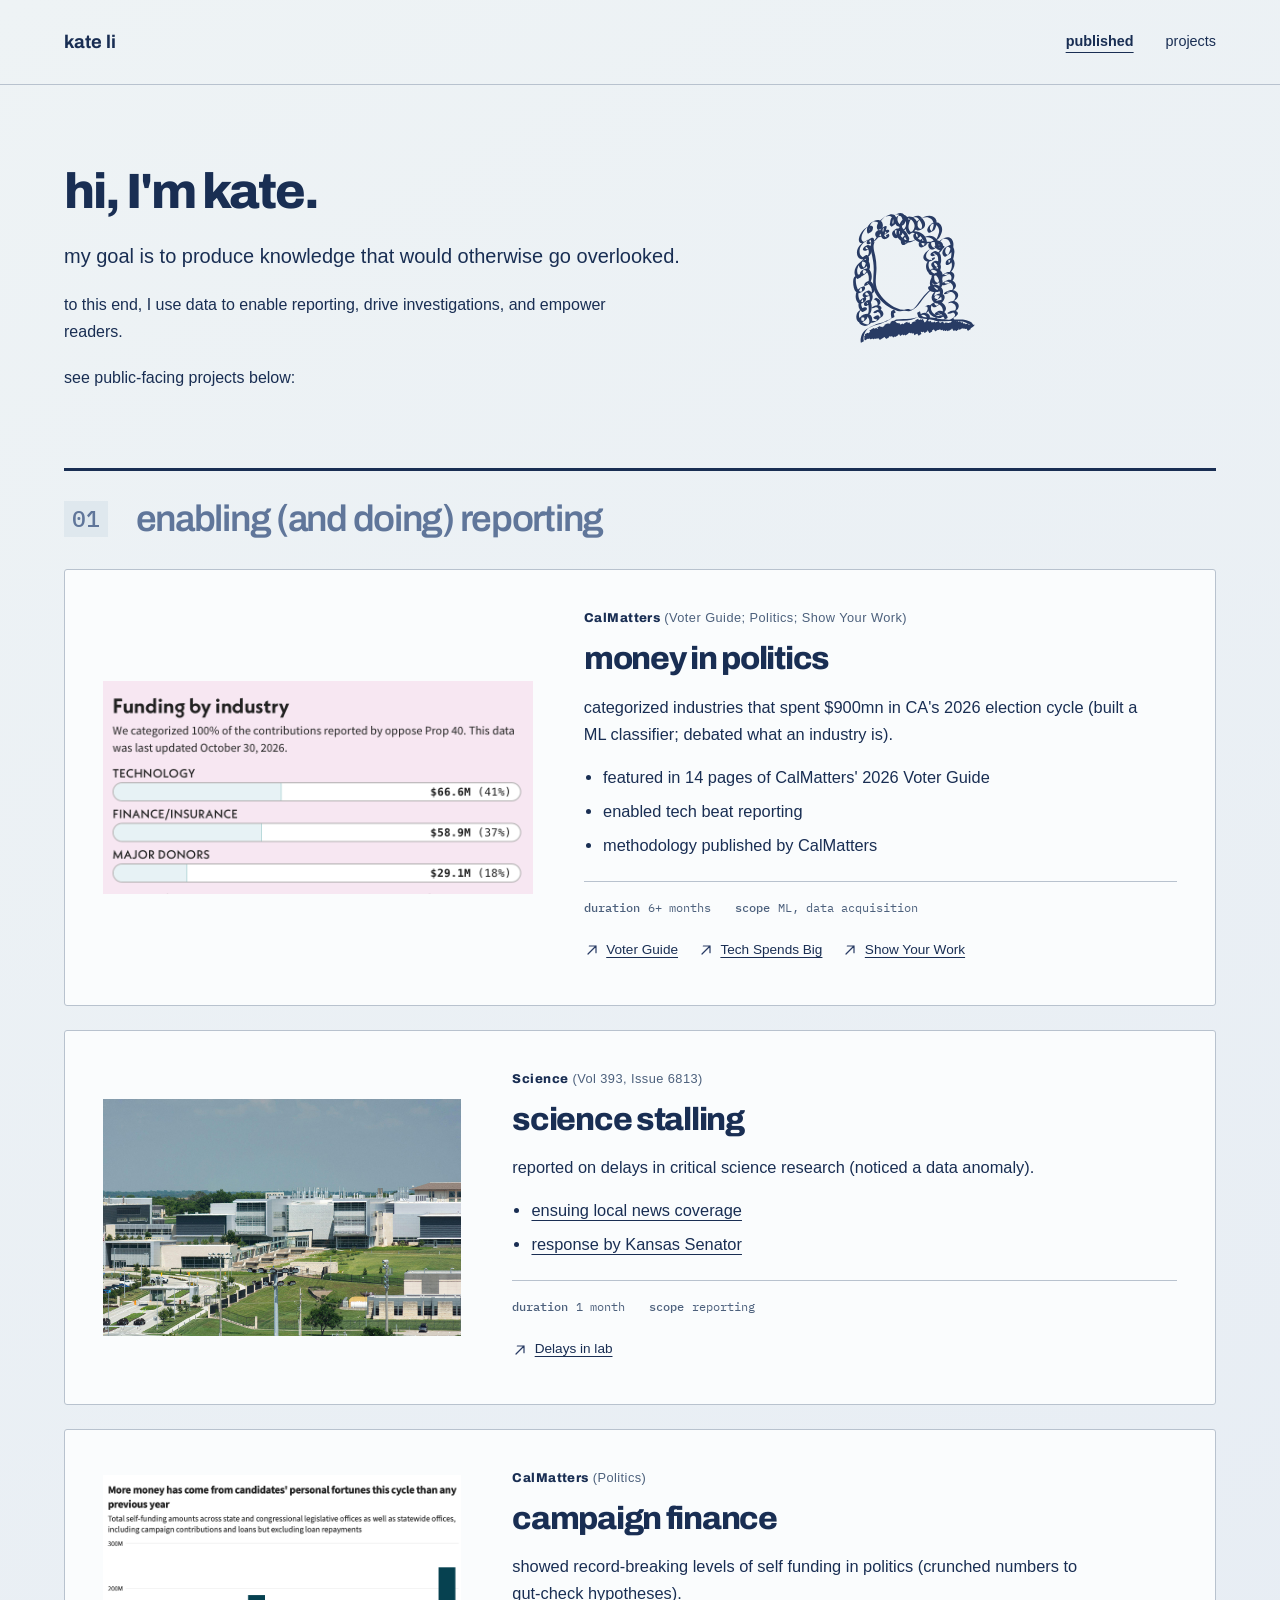
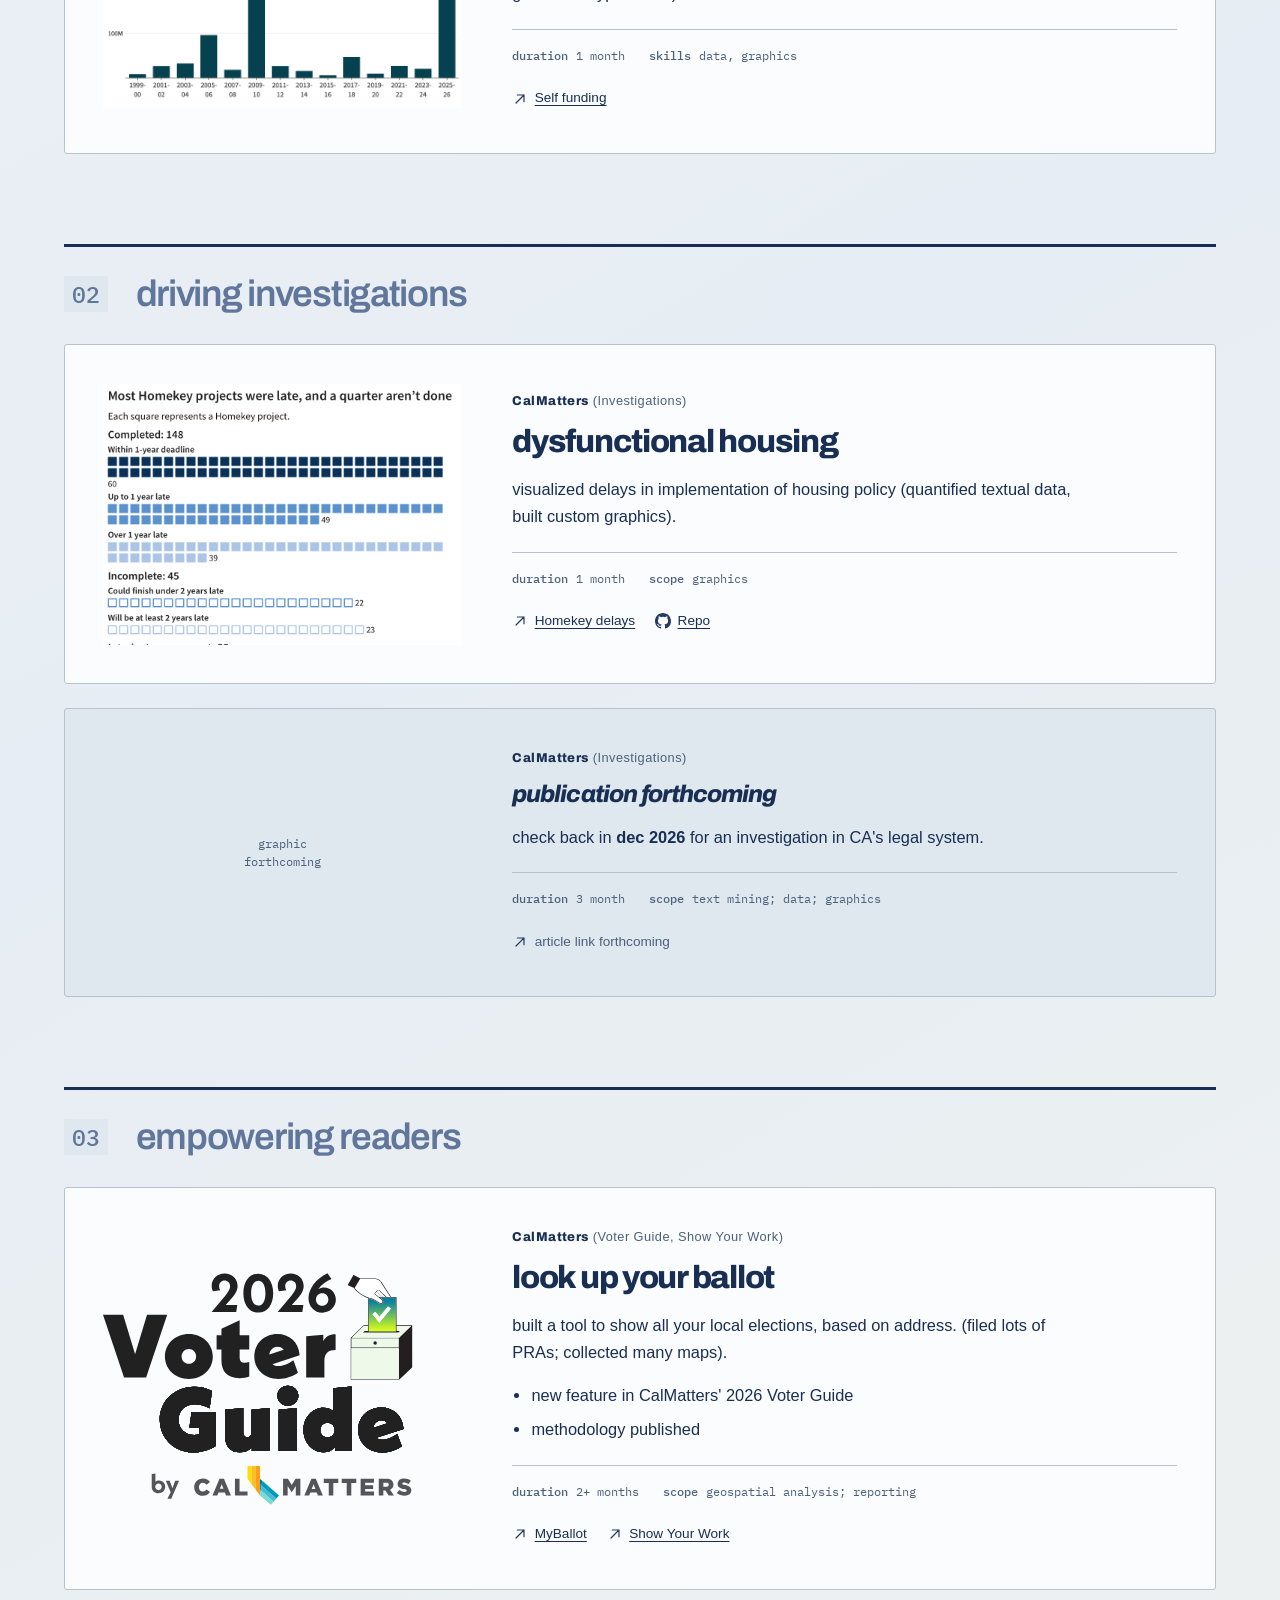
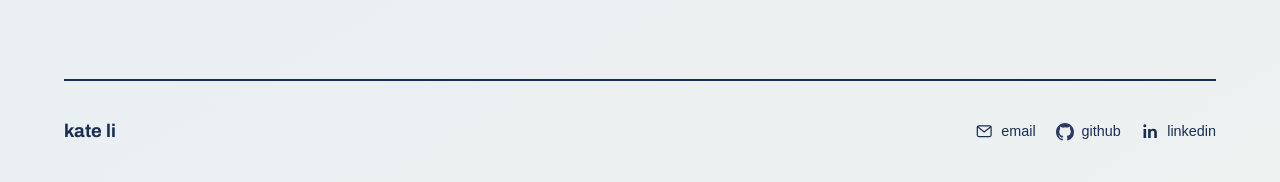
<file: index.html>
<!doctype html>
<html lang="en">
<head>
  <meta charset="utf-8">
  <meta name="viewport" content="width=device-width, initial-scale=1">
  <meta name="description" content="Kate Li, portfolio.">
  <meta name="theme-color" content="#eef3f5">
  <title>kate li — published</title>
  <link rel="icon" type="image/svg+xml" href="assets/portrait.svg">
  <link rel="preconnect" href="https://fonts.googleapis.com">
  <link rel="preconnect" href="https://fonts.gstatic.com" crossorigin>
  <link href="https://fonts.googleapis.com/css2?family=Archivo:wght@600;700;800&family=IBM+Plex+Mono:wght@400;500&display=swap" rel="stylesheet">
  <link rel="stylesheet" href="styles.css">
</head>
<body>
  <a class="skip-link" href="#main">skip to content</a>
  <header class="site-header">
    <div class="shell header-inner">
      <h1 class="site-title">
        <a class="wordmark" href="./">kate li</a>
      </h1>
      <nav aria-label="Main navigation">
        <a href="./" aria-current="page">published</a>
        <a href="projects.html">projects</a>
      </nav>
    </div>
  </header>

  <main id="main" class="shell" aria-label="published work">
    <div class="intro intro-with-portrait">
      <div class="intro-copy">
        <p class="bio intro-greeting">hi, I'm kate.</p>
        <p class="bio intro-lede">my goal is to produce knowledge that would otherwise go overlooked.</p>
        <p class="bio">to this end, I use data to enable reporting, drive investigations, and empower readers.</p>
        <p class="bio">see public-facing projects below:</p>
      </div>
      <img class="intro-portrait" src="assets/portrait.svg" alt="" width="128" height="128">
    </div>

    <section class="work-section" aria-labelledby="enabling-reporting">
      <h2 class="section-heading" id="enabling-reporting"><span aria-hidden="true">01</span> enabling (and doing) reporting</h2>

       <article class="work-entry featured-entry">
         <div class="work-visual">
           <div><img class="artwork" src="assets/categorizations.png" alt="Campaign contributions grouped by industry" loading="lazy"></div>
         </div>
        <div class="work-copy">
          <p class="publication"><strong>CalMatters</strong> (Voter Guide; Politics; Show Your Work)</p>
          <h3>money in politics</h3>
          <p>categorized industries that spent $900mn in CA's 2026 election cycle (built a ML classifier; debated what an industry is).</p>
          <ul class="story-outcomes">
            <li>featured in 14 pages of CalMatters' 2026 Voter Guide</li>
            <li>enabled tech beat reporting</li>
            <li>methodology published by CalMatters</li>
          </ul>
          <dl class="work-meta">
             <div><dt>duration</dt><dd>6+ months</dd></div>
             <div><dt>scope</dt><dd>ML, data acquisition </dd></div>
           </dl>
          <div class="work-links">
            <a href="https://calmatters.org/california-voter-guide-2026/proposition-40-billionaire-tax/">
              <img src="assets/arrow-up-right.svg" alt="" width="16" height="16"> Voter Guide</a>
            <a href="https://calmatters.org/economy/technology/2026/10/tech-interests-spend-big-on-california-election/"><img src="assets/arrow-up-right.svg" alt="" width="16" height="16"> Tech Spends Big</a>
            <a href="https://calmatters.org/show-your-work/2026/11/how-we-classified-nearly-900-million-in-contributions-from-individuals-companies-and-pacs/"><img src="assets/arrow-up-right.svg" alt="" width="16" height="16"> Show Your Work</a>
          </div>
        </div>
      </article>

      <article class="work-entry">
        <div class="work-visual">
          <div><img class="artwork" src="assets/science_clip.jpeg" alt="The science reporting on delays at an animal disease laboratory" loading="lazy"></div>
        </div>
        <div class="work-copy">
          <p class="publication"><strong>Science</strong> (Vol 393, Issue 6813)</p>
          <h3>science stalling</h3>
          <p>reported on delays in critical science research (noticed a data anomaly).</p>
          <ul class="story-outcomes">
            <li><a href="https://www.ksnt.com/news/kansas/manhattan-federal-facility-not-fully-operating-since-opening/">ensuing local news coverage</a></li>
            <li><a href="https://www.moran.senate.gov/public/index.cfm/news-releases?ID=B3ADEE86-9A15-4460-A908-867A88939FD2">response by Kansas Senator</a></li>
          </ul>
          <dl class="work-meta">
            <div><dt>duration</dt><dd>1 month</dd></div>
            <div><dt>scope</dt><dd>reporting</dd></div>
          </dl>
          <div class="work-links">
            <a href="https://www.science.org/content/article/massive-new-animal-disease-lab-kansas-runs-more-delays?referrer=https%3A%2F%2Fwww.google.com%2F"><img src="assets/arrow-up-right.svg" alt="" width="16" height="16"> Delays in lab</a>
          </div>
        </div>
      </article>
      <article class="work-entry">
        <div class="work-visual">
          <div><img class="artwork" src="assets/self_funding.png" alt="Campaign finance graphic showing candidate self funding" loading="lazy"></div>
        </div>
        <div class="work-copy">
          <p class="publication"><strong>CalMatters</strong> (Politics)</p>
          <h3>campaign finance</h3>
          <p>showed record-breaking levels of self funding in politics (crunched numbers to gut-check hypotheses).</p>
          <dl class="work-meta">
            <div><dt>duration</dt><dd>1 month</dd></div>
            <div><dt>skills</dt><dd>data, graphics</dd></div>
          </dl>
          <div class="work-links">
            <a href="https://calmatters.org/politics/2026/06/california-rich-candidates-funding-elections/"><img src="assets/arrow-up-right.svg" alt="" width="16" height="16"> Self funding</a>
          </div>
        </div>
      </article>
    </section>

    <section class="work-section" aria-labelledby="driving-investigations">
      <h2 class="section-heading" id="driving-investigations"><span aria-hidden="true">02</span> driving investigations</h2>

      <article class="work-entry">
        <div class="work-visual">
          <div><img class="artwork" src="assets/homekey.png" alt="Graphic showing delays in Homekey housing implementation" loading="lazy"></div>
        </div>
        <div class="work-copy">
          <p class="publication"><strong>CalMatters</strong> (Investigations)</p>
          <h3>dysfunctional housing</h3>
          <p>visualized delays in implementation of housing policy (quantified textual data, built custom graphics). </p>
          <dl class="work-meta">
            <div><dt>duration</dt><dd>1 month</dd></div>
            <div><dt>scope</dt><dd>graphics</dd></div>
          </dl>
          <div class="work-links">
            <a href="https://calmatters.org/housing/2026/05/newsom-homekey-records/"><img src="assets/arrow-up-right.svg" alt="" width="16" height="16"> Homekey delays</a>
            <a href="https://github.com/CalMatters/data-homekey"><img src="assets/github.svg" alt="" width="16" height="16"> Repo</a>
          </div>
        </div>
      </article>

    <article class="work-entry forthcoming-entry">
        <div class="work-visual">
          <div class="artwork artwork-placeholder" aria-hidden="true"><span>graphic<br>forthcoming</span></div>
        </div>
        <div class="work-copy">
          <p class="publication"><strong>CalMatters</strong> (Investigations)</p>
          <h3><em>publication forthcoming</em></h3>
          <p>check back in <strong>dec 2026</strong> for an investigation in CA's legal system. </p>
          <dl class="work-meta">
            <div><dt>duration</dt><dd>3 month</dd></div>
            <div><dt>scope</dt><dd>text mining; data; graphics </dd></div>
          </dl>
          <div class="work-links">
            <span class="link-placeholder"><img src="assets/arrow-up-right.svg" alt="" width="16" height="16"> article link forthcoming</span>
          </div>
        </div>
      </article>
    </section>

    <section class="work-section" aria-labelledby="empowering-readers">
      <h2 class="section-heading" id="empowering-readers"><span aria-hidden="true">03</span> empowering readers</h2>

      <article class="work-entry">
        <div class="work-visual">
          <div><img class="artwork" src="assets/2026-vg-logo-final.svg" alt="CalMatters 2026 Voter Guide" loading="lazy"></div>
        </div>
        <div class="work-copy">
          <p class="publication"><strong>CalMatters</strong> (Voter Guide, Show Your Work)</p>
          <h3>look up your ballot</h3>
          <p>built a tool to show all your local elections, based on address. (filed lots of PRAs; collected many maps).</p>
          <ul class="story-outcomes">
            <li>new feature in CalMatters' 2026 Voter Guide</li>
            <li>methodology published</li>
          </ul>
          <dl class="work-meta">
            <div><dt>duration</dt><dd>2+ months</dd></div>
            <div><dt>scope</dt><dd>geospatial analysis; reporting</dd></div>
          </dl>
          <div class="work-links">
            <a href="https://calmatters.org/california-voter-guide-2026/my-ballot/"><img src="assets/arrow-up-right.svg" alt="" width="16" height="16"> MyBallot</a>
            <a href="https://calmatters.org/california-voter-guide-2026/my-ballot-show-your-work/"><img src="assets/arrow-up-right.svg" alt="" width="16" height="16"> Show Your Work</a>
          </div>
        </div>
      </article>
    </section>


  </main>

  <footer class="shell site-footer">
    <a class="wordmark" href="./">kate li</a>
    <nav class="contact-links" aria-label="Contact">
      <a href="mailto:kateli@stanford.edu">
        <svg viewBox="0 0 24 24" fill="none" stroke="currentColor" stroke-width="1.6" aria-hidden="true"><rect x="3" y="5" width="18" height="14" rx="2"/><path d="m3 6 9 7 9-7"/></svg>
        email
      </a>
      <a href="https://github.com/kateli9">
        <img src="assets/github.svg" alt="" width="18" height="18"> github
      </a>
      <a href="https://www.linkedin.com/in/kateli9/">
        <svg viewBox="0 0 24 24" fill="currentColor" aria-hidden="true"><path d="M5 3a2 2 0 1 0 0 4 2 2 0 0 0 0-4ZM3.3 9h3.4v12H3.3V9Zm6 0h3.3v1.6c.7-1.1 1.8-1.9 3.5-1.9 3.7 0 4.6 2.3 4.6 5.3v7h-3.4v-6.2c0-1.5 0-3.4-2.1-3.4s-2.5 1.6-2.5 3.3V21H9.3V9Z"/></svg>
        linkedin
      </a>
    </nav>
  </footer>
</body>
</html>
</file>
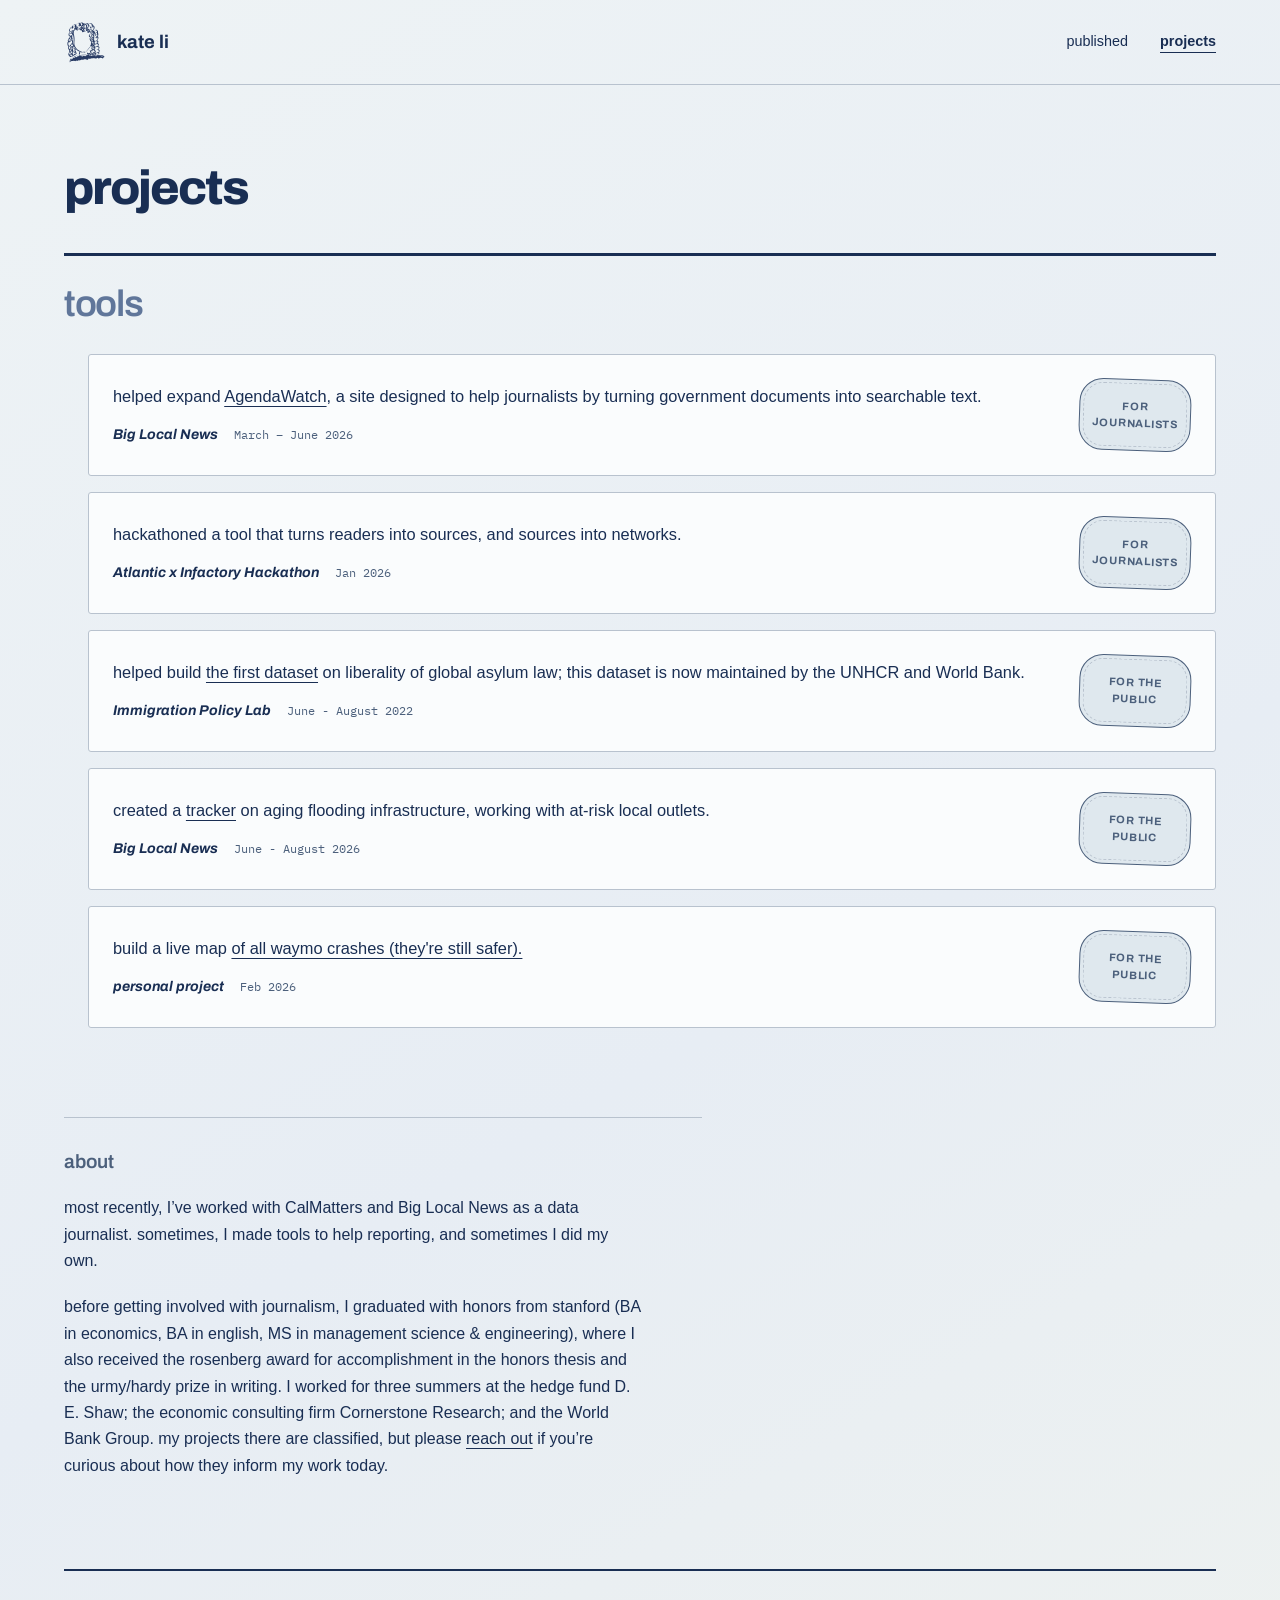
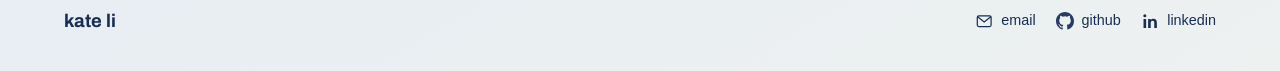
<file: projects.html>
<!doctype html>
<html lang="en">
<head>
  <meta charset="utf-8">
  <meta name="viewport" content="width=device-width, initial-scale=1">
  <meta name="description" content="Projects and previous work by Kate Li.">
  <meta name="theme-color" content="#eef3f5">
  <title>kate li — projects</title>
  <link rel="icon" type="image/svg+xml" href="assets/portrait.svg">
  <link rel="preconnect" href="https://fonts.googleapis.com">
  <link rel="preconnect" href="https://fonts.gstatic.com" crossorigin>
  <link href="https://fonts.googleapis.com/css2?family=Archivo:wght@600;700;800&family=IBM+Plex+Mono:wght@400;500&display=swap" rel="stylesheet">
  <link rel="stylesheet" href="styles.css">
</head>
<body>
  <a class="skip-link" href="#main">skip to content</a>
  <header class="site-header">
    <div class="shell header-inner">
      <a class="wordmark" href="./">
        <img src="assets/portrait.svg" alt="" width="44" height="44">
        <span>kate li</span>
      </a>
      <nav aria-label="Main navigation">
        <a href="./">published</a>
        <a href="projects.html" aria-current="page">projects</a>
      </nav>
    </div>
  </header>

  <main id="main" class="shell">
    <div class="intro projects-intro">
      <h1 class="page-title">projects</h1>
    </div>

    <section class="work-section" aria-labelledby="tools">
      <h2 class="section-heading" id="tools">tools</h2>
      <ul class="project-list">
        <li>
          <div class="project-details">
            helped expand <a href="https://agendawatch.org/login/">AgendaWatch</a>, a site designed to help journalists by turning government documents into searchable text.
          <p class="project-credit"><strong>Big Local News</strong><span>March – June 2026</span></p>
          </div>
          <span class="audience-badge">FOR JOURNALISTS</span>
        </li>
        <li>
          <div class="project-details">
            hackathoned a tool that turns readers into sources, and sources into networks.
          <p class="project-credit"><strong>Atlantic x Infactory Hackathon</strong><span>Jan 2026</span></p>
          </div>
          <span class="audience-badge">FOR JOURNALISTS</span>
        </li>
        <li>
          <div class="project-details">
            helped build <a href="https://datacatalog.worldbank.org/search/dataset/0066171/dataset-of-world-refugee-and-asylum-policies-dwrap">the first dataset</a> on liberality of global asylum law; this dataset is now maintained by the UNHCR and World Bank.
          <p class="project-credit"><strong>Immigration Policy Lab</strong><span>June - August 2022</span></p>
          </div>
          <span class="audience-badge">FOR THE PUBLIC</span>
        </li>
        <li>
          <div class="project-details">
            created a <a href="https://github.com/biglocalnews/levee-check">tracker</a> on aging flooding infrastructure, working with at-risk local outlets.
          <p class="project-credit"><strong>Big Local News</strong><span>June - August 2026</span></p>
          </div>
          <span class="audience-badge">FOR THE PUBLIC</span>
        </li>
        <li>
          <div class="project-details">
            build a live map <a href="https://leftovergoldennuggets.github.io/bna-fuhgeddaboudit/">of all waymo crashes (they're still safer).</a>
          <p class="project-credit"><strong>personal project</strong><span>Feb 2026</span></p>
          </div>
          <span class="audience-badge">FOR THE PUBLIC</span>
        </li>
      </ul>
    </section>

    <section class="project-background" aria-labelledby="about">
      <h2 class="about-heading" id="about">about</h2>
      <p class="bio">most recently, I’ve worked with CalMatters and Big Local News as a data journalist. sometimes, I made tools to help reporting, and sometimes I did my own.</p>
      <p class="bio">before getting involved with journalism, I graduated with honors from stanford (BA in economics, BA in english, MS in management science & engineering),
      where I also received the rosenberg award for accomplishment in the honors thesis and the urmy/hardy prize in writing.
      I worked for three summers at the hedge fund D. E. Shaw; the economic consulting firm Cornerstone Research; and the World Bank Group. my projects there are classified, but please <a href="mailto:kateli@stanford.edu">reach out</a> if you’re curious about how they inform my work today.
      </p>
    </section>
  </main>

  <footer class="shell site-footer">
    <a class="wordmark" href="./">kate li</a>
    <nav class="contact-links" aria-label="Contact">
      <a href="mailto:kateli@stanford.edu">
        <svg viewBox="0 0 24 24" fill="none" stroke="currentColor" stroke-width="1.6" aria-hidden="true"><rect x="3" y="5" width="18" height="14" rx="2"/><path d="m3 6 9 7 9-7"/></svg>
        email
      </a>
      <a href="https://github.com/kateli9">
        <img src="assets/github.svg" alt="" width="18" height="18"> github
      </a>
      <a href="https://www.linkedin.com/in/kateli9/">
        <svg viewBox="0 0 24 24" fill="currentColor" aria-hidden="true"><path d="M5 3a2 2 0 1 0 0 4 2 2 0 0 0 0-4ZM3.3 9h3.4v12H3.3V9Zm6 0h3.3v1.6c.7-1.1 1.8-1.9 3.5-1.9 3.7 0 4.6 2.3 4.6 5.3v7h-3.4v-6.2c0-1.5 0-3.4-2.1-3.4s-2.5 1.6-2.5 3.3V21H9.3V9Z"/></svg>
        linkedin
      </a>
    </nav>
  </footer>
</body>
</html>
</file>
<file: styles.css>
:root {
  color-scheme: light;
  --paper: #eef3f5;
  --surface: #fafcfd;
  --ink: #192e53;
  --muted: #4c607c;
  --line: #b8c2ce;
  --wash: #dfe8ee;
  --section-ink: #60769a;
  --sans: Helvetica, "Helvetica Neue", Arial, sans-serif;
  --heading: "Archivo", Helvetica, Arial, sans-serif;
  --mono: "IBM Plex Mono", monospace;
}

* { box-sizing: border-box; }
body {
  margin: 0;
  min-height: 100vh;
  display: flex;
  flex-direction: column;
  background: linear-gradient(150deg, var(--paper), #e7edf4 60%, #edf1f0);
  color: var(--ink);
  font: 1.025rem/1.65 var(--sans);
}
.shell { width: min(72rem, 100% - clamp(2rem, 8vw, 7rem)); margin-inline: auto; }
a { color: inherit; text-underline-offset: .22em; }
a:hover { color: var(--muted); }
a:focus-visible { outline: 2px solid var(--ink); outline-offset: 5px; }
.skip-link {
  position: absolute;
  z-index: 1;
  inset: 0 auto auto 0;
  padding: .5rem 1rem;
  background: var(--paper);
  transform: translateY(-120%);
}
.skip-link:focus { transform: translateY(0); }

.site-header { border-bottom: 1px solid var(--line); }
.header-inner { display: flex; justify-content: space-between; align-items: center; gap: 1rem; min-height: 5.25rem; }
.site-title { display: flex; margin: 0; font: inherit; }
.wordmark { display: inline-flex; align-items: center; gap: .55rem; font: 700 1.15rem/1 var(--heading); text-decoration: none; }
.wordmark img { display: block; width: 2.75rem; height: 2.75rem; }
nav { display: flex; gap: clamp(1rem, 4vw, 2rem); }
nav a { padding-block: .65rem; font-size: .9rem; text-decoration: none; }
nav a:hover, nav a[aria-current="page"] { text-decoration: underline; text-underline-offset: .45em; }
nav a[aria-current="page"] { font-weight: 700; }

main { flex: 1; }
.intro { padding-block: clamp(2.75rem, 6vw, 5rem); }
.intro-with-portrait {
  display: grid;
  grid-template-columns: minmax(0, 43rem) auto;
  justify-content: start;
  align-items: center;
  gap: clamp(1.5rem, 7vw, 6rem);
}
.intro-portrait { display: block; width: clamp(4rem, 14vw, 9rem); height: auto; }
.page-title { margin: 0; font: 800 clamp(2rem, 5vw, 3rem)/1.1 var(--heading); letter-spacing: -.04em; }
.bio { max-width: 65ch; margin: 0; font-size: 1rem; }
.bio + .bio { margin-top: 1.25rem; }
.intro-copy .intro-greeting { font: 800 clamp(2.15rem, 4.5vw, 3.1rem)/1.2 var(--heading); letter-spacing: -.04em; }
.intro-copy .intro-lede { font-size: clamp(1.12rem, 2vw, 1.25rem); line-height: 1.55; }
.intro-copy .bio + .bio { margin-top: 1.25rem; }
.projects-intro { padding-bottom: clamp(1.5rem, 3vw, 2.5rem); }

.work-section + .work-section { margin-top: clamp(3.5rem, 7vw, 6rem); }
.section-heading {
  position: relative;
  display: flex;
  align-items: center;
  gap: .75em;
  margin: 0 0 1.75rem;
  padding: 1.6rem 0 0;
  border-top: 3px solid var(--ink);
  color: var(--section-ink);
  font: 600 clamp(1.85rem, 3.4vw, 2.3rem)/1.2 var(--heading);
  letter-spacing: -.035em;
}
.section-heading span {
  display: inline-grid;
  place-items: center;
  min-width: 2.7rem;
  padding: .4rem .5rem;
  background: var(--wash);
  color: var(--section-ink);
  font: 500 1.45rem/1 var(--mono);
  letter-spacing: 0;
}
.work-entry {
  display: grid;
  grid-template-columns: minmax(0, 35fr) minmax(0, 65fr);
  align-items: center;
  gap: clamp(1.5rem, 4vw, 3.5rem);
  padding: clamp(1.25rem, 3vw, 2.5rem);
  background: var(--surface);
  border: 1px solid var(--line);
  border-radius: 3px;
}
.work-entry + .work-entry { margin-top: 1.5rem; }
.featured-entry { grid-template-columns: minmax(0, 42fr) minmax(0, 58fr); }
.work-visual { min-width: 0; }
.featured-entry .work-visual { display: grid; align-items: center; justify-items: center; width: 100%; }
.featured-entry .work-visual > div { width: 100%; }
.artwork { display: block; width: 100%; height: auto; margin-inline: auto; }
.artwork-placeholder {
  display: grid;
  place-items: center;
  min-height: 8rem;
  padding: 1rem;
  text-align: center;
  background: var(--wash);
}
.artwork-placeholder span { color: var(--muted); font: .75rem/1.5 var(--mono); }
.work-copy { min-width: 0; overflow-wrap: anywhere; }
.work-copy .publication {
  margin: 0 0 .8rem;
  color: var(--muted);
  font: 400 .8rem/1.5 var(--sans);
  letter-spacing: .035em;
}
.publication strong { font-family: var(--heading); font-weight: 800; color: var(--ink); }
.story-outcomes { margin: 1rem 0 0; padding-left: 1.2rem; }
.story-outcomes li + li { margin-top: .45rem; }
.work-copy h3 { margin: 0 0 1rem; font: 800 clamp(1.65rem, 3vw, 2rem)/1.13 var(--heading); letter-spacing: -.04em; }
.work-copy p { max-width: 62ch; margin: 0; }
.work-copy p + p { margin-top: .8rem; }
.work-meta {
  display: flex;
  flex-wrap: wrap;
  gap: .5rem 1.5rem;
  margin: 1.35rem 0 0;
  padding-top: 1rem;
  border-top: 1px solid var(--line);
  color: var(--muted);
  font: .75rem/1.7 var(--mono);
}
.work-meta div { display: flex; flex-wrap: wrap; gap: .15rem .5rem; }
.work-meta dt { font-weight: 500; }
.work-meta dd { margin: 0; }
.work-links { display: flex; flex-wrap: wrap; gap: .5rem 1.25rem; margin-top: 1rem; }
.work-links a, .link-placeholder { display: inline-flex; align-items: center; gap: .4rem; min-height: 2rem; font-size: .85rem; }
.link-placeholder { color: var(--muted); }
.forthcoming-entry { background: var(--wash); }
.forthcoming-entry h3 { font-size: 1.5rem; }

.project-list { margin: 0; padding-inline-start: 1.5rem; }
.project-list li { display: grid; grid-template-columns: minmax(0, 1fr) auto; align-items: center; gap: 1.5rem; padding: 1.5rem; background: var(--surface); border: 1px solid var(--line); border-radius: 3px; }
.project-list li::marker { color: var(--muted); }
.project-list li + li { margin-top: 1rem; }
.project-credit { display: flex; flex-wrap: wrap; gap: .35rem 1rem; align-items: baseline; margin: .85rem 0 0; }
.project-credit strong { font: italic 700 .88rem/1.6 var(--heading); }
.project-credit span { color: var(--muted); font: .75rem/1.7 var(--mono); }
.audience-badge {
  display: grid;
  place-items: center;
  width: 7rem;
  min-height: 4.5rem;
  padding: .75rem;
  border: 1px solid var(--muted);
  border-radius: 1.5rem;
  outline: 1px dashed var(--line);
  outline-offset: -5px;
  background: var(--wash);
  color: var(--muted);
  text-align: center;
  font: 700 .68rem/1.6 var(--heading);
  letter-spacing: .07em;
  transform: rotate(2deg);
}
.about-heading { margin: 0 0 1.25rem; font: 600 1.2rem/1.3 var(--heading); color: var(--muted); }
.project-background {
  max-width: 70ch;
  margin-top: clamp(3.5rem, 7vw, 6rem);
  padding-top: 2rem;
  border-top: 1px solid var(--line);
}
.site-footer {
  display: flex;
  justify-content: space-between;
  align-items: center;
  flex-wrap: wrap;
  gap: 1.25rem;
  margin-top: clamp(3.5rem, 7vw, 6rem);
  padding-block: 1.75rem;
  border-top: 2px solid var(--ink);
}
.contact-links { flex-wrap: wrap; gap: 1.25rem; }
.contact-links a { display: inline-flex; align-items: center; gap: .5rem; }
.contact-links svg { width: 1.15rem; height: 1.15rem; flex-shrink: 0; }

@media (max-width: 44rem) {
  .intro-with-portrait { grid-template-columns: minmax(0, 1fr) auto; gap: 1rem; }
  .work-entry { grid-template-columns: minmax(0, 1fr); gap: 1.75rem; }
  .work-visual { width: min(100%, 28rem); justify-self: center; }
  .artwork { max-height: 24rem; object-fit: contain; }
  .project-list li { padding: 1.1rem; }
  .site-footer { align-items: flex-start; }
}
@media (max-width: 34rem) {
  .intro-with-portrait { grid-template-columns: minmax(0, 1fr); }
  .intro-portrait { justify-self: end; width: 5rem; margin-top: .5rem; }
  .project-list li { grid-template-columns: minmax(0, 1fr); gap: 1rem; }
  .audience-badge { justify-self: end; width: 8.5rem; min-height: 3rem; padding: .65rem 1rem; border-radius: 1rem; }
}
</file>
